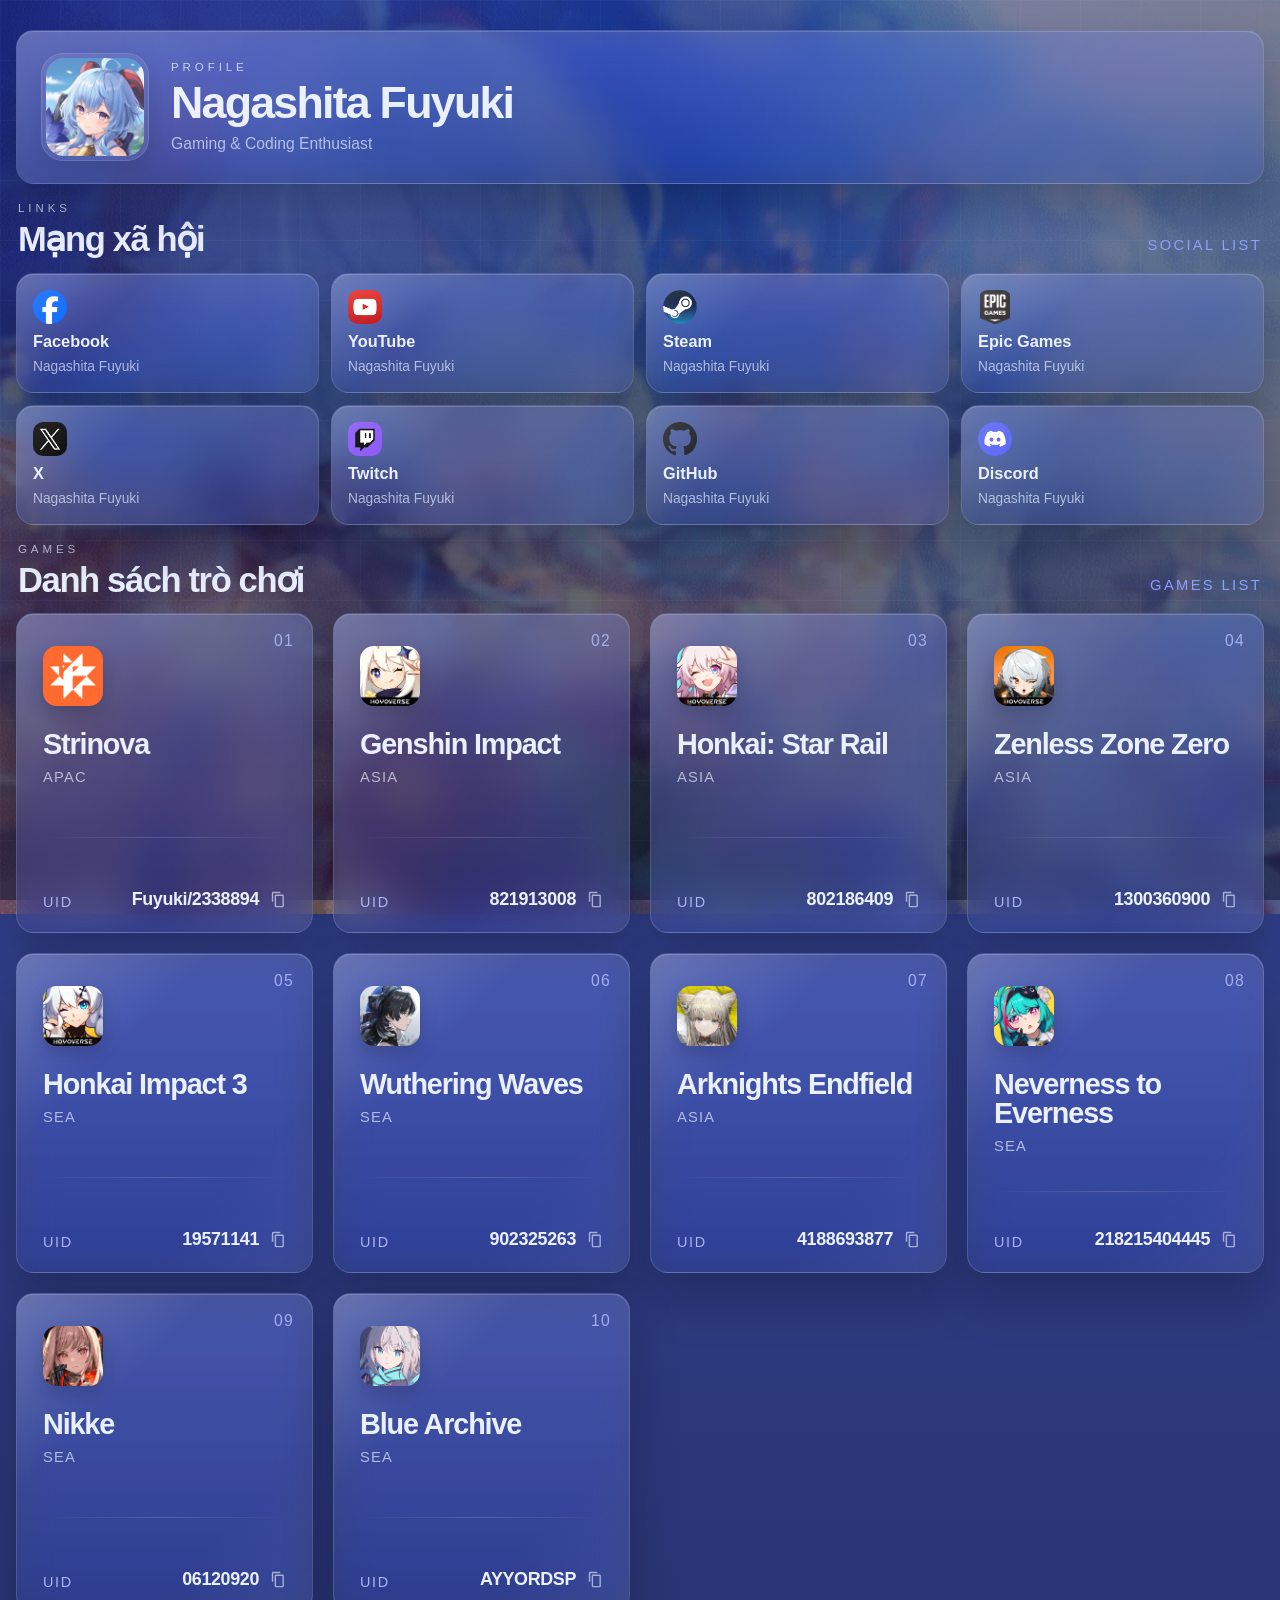
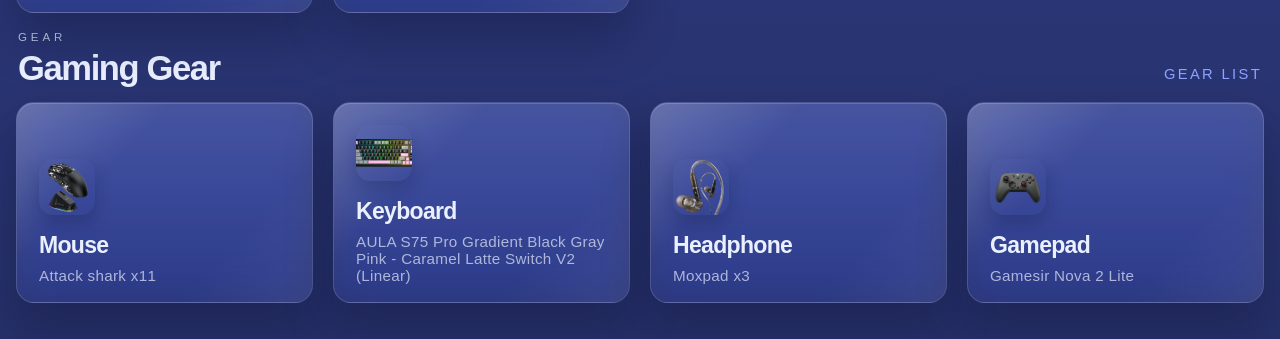
<file: index.html>
<!doctype html>
<html lang="vi">
<head>
  <meta charset="utf-8" />
  <meta name="viewport" content="width=device-width,initial-scale=1" />
  <title>Nagashita Fuyuki</title>
  <link rel="stylesheet" href="style.css" />
</head>
<body>
  <div class="page-shell">
    <div class="bg-image"></div>
    <div class="bg-overlay"></div>
    <div class="bg-grid"></div>

    <main class="content">
      <section class="profile-hero glass-panel">
        <div class="profile-main">
          <div class="avatar-frame">
            <img src="assets/avatar.png" alt="Avatar" class="avatar-img" />
          </div>

          <div class="profile-copy">
            <p class="eyebrow">PROFILE</p>
            <h1>Nagashita Fuyuki</h1>
            <p class="bio">Gaming &amp; Coding Enthusiast</p>
          </div>
        </div>
      </section>

      <section class="section-block">
        <div class="section-heading">
          <div>
            <p class="eyebrow">LINKS</p>
            <h2>Mạng xã hội</h2>
          </div>
          <span class="section-tag">SOCIAL LIST</span>
        </div>

        <div class="social-grid" id="social-grid" aria-live="polite"></div>
      </section>

      <section class="section-block">
        <div class="section-heading">
          <div>
            <p class="eyebrow">GAMES</p>
            <h2>Danh sách trò chơi</h2>
          </div>
          <span class="section-tag">GAMES LIST</span>
        </div>

        <div class="games-grid" id="games-grid" aria-live="polite"></div>
      </section>

      <section class="section-block">
        <div class="section-heading">
          <div>
            <p class="eyebrow">GEAR</p>
            <h2>Gaming Gear</h2>
          </div>
          <span class="section-tag">GEAR LIST</span>
        </div>

        <div class="gear-grid" id="gear-grid" aria-live="polite"></div>
      </section>
    </main>
  </div>

  <template id="game-card-template">
    <article class="game-card glass-panel">
      <div class="card-index"></div>
      <div class="card-head">
        <img class="game-icon" alt="" />
        <div class="game-copy">
          <h3 class="game-title"></h3>
          <p class="game-server"></p>
        </div>
      </div>
      <div class="card-divider"></div>
      <div class="card-foot">
        <span class="card-label">UID</span>
        <button class="uid-copy" type="button" title="Copy UID">
          <span class="uid-value"></span>
          <svg class="copy-icon" viewBox="0 0 24 24" aria-hidden="true">
            <path d="M16 1H6a2 2 0 0 0-2 2v12h2V3h10V1Zm3 4H10a2 2 0 0 0-2 2v14a2 2 0 0 0 2 2h9a2 2 0 0 0 2-2V7a2 2 0 0 0-2-2Zm0 16H10V7h9v14Z" />
          </svg>
        </button>
      </div>
    </article>
  </template>

  <template id="social-card-template">
    <a class="social-card glass-panel" target="_blank" rel="noreferrer">
      <img class="social-icon" alt="" />
      <span class="social-name"></span>
      <small class="social-handle"></small>
    </a>
  </template>

  <template id="gear-card-template">
    <article class="gear-card glass-panel">
      <div class="gear-head">
        <img class="gear-icon" alt="" />
        <div class="gear-copy">
          <h3 class="gear-title"></h3>
          <p class="gear-value"></p>
        </div>
      </div>
    </article>
  </template>

  <div class="toast" id="toast" role="status" aria-live="polite"></div>

  <script src="script.js" defer></script>
</body>
</html>
</file>
<file: style.css>
:root {
  --bg-0: #31408a;
  --bg-1: #3b4a9b;
  --bg-2: #26306a;
  --glass: rgba(70, 85, 165, 0.28);
  --glass-strong: rgba(58, 73, 146, 0.52);
  --line: rgba(255, 255, 255, 0.14);
  --line-strong: rgba(255, 255, 255, 0.22);
  --text: #eaf0ff;
  --muted: rgba(234, 240, 255, 0.68);
  --accent: #8ea2ff;
  --shadow: rgba(8, 10, 30, 0.28);
  font-family: "Segoe UI Variable", "Segoe UI", "Trebuchet MS", sans-serif;
}

* {
  box-sizing: border-box;
}

html,
body {
  min-height: 100%;
}

body {
  margin: 0;
  color: var(--text);
  overflow-x: hidden;
  background: linear-gradient(180deg, var(--bg-1) 0%, var(--bg-0) 45%, var(--bg-2) 100%);
}

button,
a {
  font: inherit;
}

a {
  color: inherit;
  text-decoration: none;
}

.page-shell {
  position: relative;
  min-height: 100vh;
  overflow: hidden;
}

.bg-image,
.bg-overlay,
.bg-grid {
  position: fixed;
  inset: 0;
  pointer-events: none;
}

.bg-image {
  background: url("assets/background.gif") center center / cover no-repeat fixed;
  transform: scale(1.03);
  filter: brightness(0.72) saturate(1.05);
  opacity: 0.9;
}

.bg-overlay {
  background:
    radial-gradient(circle at 20% 15%, rgba(180, 190, 255, 0.22), transparent 28%),
    radial-gradient(circle at 78% 20%, rgba(120, 136, 255, 0.16), transparent 26%),
    linear-gradient(180deg, rgba(31, 37, 88, 0.35), rgba(18, 23, 58, 0.55));
}

.bg-grid {
  background-image:
    linear-gradient(rgba(255, 255, 255, 0.06) 1px, transparent 1px),
    linear-gradient(90deg, rgba(255, 255, 255, 0.06) 1px, transparent 1px);
  background-size: 60px 60px;
  opacity: 0.45;
  mix-blend-mode: screen;
}

.content {
  position: relative;
  z-index: 1;
  width: min(1600px, calc(100vw - 32px));
  margin: 0 auto;
  padding: 30px 0 36px;
}

.glass-panel {
  position: relative;
  overflow: hidden;
  border: 1px solid var(--line);
  border-radius: 18px;
  background:
    linear-gradient(180deg, rgba(255, 255, 255, 0.1), rgba(255, 255, 255, 0.03)),
    linear-gradient(180deg, rgba(70, 85, 165, 0.42), rgba(44, 57, 126, 0.42));
  box-shadow:
    inset 0 1px 0 rgba(255, 255, 255, 0.16),
    0 24px 48px var(--shadow);
  backdrop-filter: blur(18px) saturate(155%);
  -webkit-backdrop-filter: blur(18px) saturate(155%);
}

.glass-panel::before {
  content: "";
  position: absolute;
  inset: 0;
  background: linear-gradient(135deg, rgba(255, 255, 255, 0.18), transparent 32%, transparent 72%, rgba(255, 255, 255, 0.06));
  pointer-events: none;
}

.profile-hero {
  padding: 22px 24px;
  margin-bottom: 18px;
}

.profile-main {
  display: flex;
  align-items: center;
  gap: 22px;
}

.avatar-frame {
  flex: none;
  width: 108px;
  height: 108px;
  border-radius: 22px;
  padding: 4px;
  background: rgba(255, 255, 255, 0.08);
  border: 1px solid rgba(255, 255, 255, 0.12);
  box-shadow: 0 10px 24px rgba(0, 0, 0, 0.18);
}

.avatar-img {
  display: block;
  width: 100%;
  height: 100%;
  border-radius: 18px;
  object-fit: cover;
}

.profile-copy h1,
.section-heading h2 {
  margin: 0;
  letter-spacing: -0.04em;
}

.profile-copy h1 {
  font-size: clamp(2.1rem, 3.5vw, 4rem);
  line-height: 0.98;
}

.bio {
  margin: 10px 0 0;
  color: var(--muted);
  font-size: 0.98rem;
}

.eyebrow {
  margin: 0 0 8px;
  color: rgba(234, 240, 255, 0.78);
  font-size: 0.72rem;
  letter-spacing: 0.34em;
  text-transform: uppercase;
}

.section-block {
  margin-top: 18px;
}

.section-heading {
  display: flex;
  align-items: end;
  justify-content: space-between;
  gap: 16px;
  margin-bottom: 16px;
  padding: 0 2px;
}

.section-heading h2 {
  font-size: clamp(1.8rem, 2.7vw, 3rem);
  line-height: 1;
}

.section-tag {
  padding-bottom: 4px;
  color: var(--accent);
  font-size: 0.92rem;
  letter-spacing: 0.16em;
  text-transform: uppercase;
  white-space: nowrap;
}

.social-grid {
  display: grid;
  grid-template-columns: repeat(4, minmax(0, 1fr));
  gap: 12px;
}

.social-card {
  display: flex;
  flex-direction: column;
  gap: 8px;
  min-height: 120px;
  padding: 16px 16px 14px;
  transition: transform 180ms ease, border-color 180ms ease, box-shadow 180ms ease;
}

.social-card:hover {
  transform: translateY(-3px);
  border-color: var(--line-strong);
  box-shadow:
    inset 0 1px 0 rgba(255, 255, 255, 0.18),
    0 28px 50px rgba(8, 11, 29, 0.38);
}

.social-card img {
  width: 34px;
  height: 34px;
  object-fit: contain;
  border-radius: 10px;
}

.social-card span {
  font-size: 1.02rem;
  font-weight: 700;
}

.social-card small {
  color: var(--muted);
  font-size: 0.86rem;
}

.games-grid,
.gear-grid {
  display: grid;
  grid-template-columns: repeat(4, minmax(0, 1fr));
  gap: 20px;
}

.game-card {
  min-height: 320px;
  padding: 30px 26px 22px;
  display: flex;
  flex-direction: column;
  justify-content: space-between;
  transition: transform 180ms ease, border-color 180ms ease, box-shadow 180ms ease;
}

.game-card:hover {
  transform: translateY(-4px);
  border-color: var(--line-strong);
}

.gear-card {
  min-height: 180px;
  padding: 22px 22px 18px;
  display: flex;
  align-items: flex-end;
}

.gear-head {
  position: relative;
  display: flex;
  flex-direction: column;
  gap: 18px;
  width: 100%;
}

.gear-icon {
  width: 56px;
  height: 56px;
  border-radius: 14px;
  object-fit: cover;
  box-shadow: 0 8px 18px rgba(10, 16, 40, 0.22);
}

.gear-title {
  margin: 0;
  font-size: clamp(1.35rem, 1.8vw, 1.8rem);
  line-height: 1.05;
  letter-spacing: -0.03em;
}

.gear-value {
  margin: 10px 0 0;
  color: var(--muted);
  font-size: 0.95rem;
  letter-spacing: 0.02em;
}

.card-index {
  position: absolute;
  top: 18px;
  right: 18px;
  font-size: 0.98rem;
  color: rgba(181, 191, 255, 0.84);
  letter-spacing: 0.08em;
}

.card-head {
  position: relative;
  display: flex;
  flex-direction: column;
  gap: 24px;
  padding-top: 2px;
}

.game-icon {
  width: 60px;
  height: 60px;
  border-radius: 14px;
  object-fit: cover;
  box-shadow: 0 8px 18px rgba(10, 16, 40, 0.22);
}

.game-title {
  margin: 0;
  font-size: clamp(1.8rem, 2.2vw, 2.3rem);
  line-height: 1;
  letter-spacing: -0.04em;
}

.game-server {
  margin: 10px 0 0;
  color: var(--muted);
  font-size: 0.92rem;
  letter-spacing: 0.08em;
  text-transform: uppercase;
}

.card-divider {
  width: 100%;
  height: 1px;
  background: linear-gradient(90deg, transparent, rgba(255, 255, 255, 0.18), transparent);
  opacity: 0.9;
}

.card-foot {
  position: relative;
  display: flex;
  align-items: end;
  justify-content: space-between;
  gap: 16px;
}

.card-label {
  color: rgba(184, 191, 255, 0.9);
  font-size: 0.9rem;
  letter-spacing: 0.12em;
  text-transform: uppercase;
}

.uid-copy {
  display: inline-flex;
  align-items: center;
  gap: 10px;
  border: 0;
  padding: 0;
  background: transparent;
  color: var(--text);
  cursor: pointer;
  text-align: right;
}

.uid-value {
  font-size: clamp(1rem, 1.4vw, 1.4rem);
  font-weight: 700;
  letter-spacing: -0.02em;
}

.copy-icon {
  width: 17px;
  height: 17px;
  fill: currentColor;
  opacity: 0.62;
  flex: none;
}

.uid-copy:hover .copy-icon {
  opacity: 1;
}

.toast {
  position: fixed;
  left: 50%;
  bottom: 24px;
  transform: translateX(-50%) translateY(12px);
  opacity: 0;
  pointer-events: none;
  padding: 10px 14px;
  border-radius: 999px;
  background: rgba(14, 19, 44, 0.78);
  border: 1px solid rgba(255, 255, 255, 0.14);
  color: var(--text);
  box-shadow: 0 18px 36px rgba(6, 10, 25, 0.35);
  transition: opacity 180ms ease, transform 180ms ease;
  z-index: 10;
}

.toast.show {
  opacity: 1;
  transform: translateX(-50%) translateY(0);
}

@media (max-width: 1240px) {
  .social-grid,
  .games-grid {
    grid-template-columns: repeat(2, minmax(0, 1fr));
  }
}

@media (max-width: 760px) {
  .content {
    width: min(100vw - 20px, 100%);
    padding: 16px 0 24px;
  }

  .profile-hero,
  .social-card,
  .game-card {
    border-radius: 16px;
  }

  .profile-main {
    align-items: flex-start;
    gap: 16px;
  }

  .avatar-frame {
    width: 84px;
    height: 84px;
  }

  .section-heading {
    flex-direction: column;
    align-items: flex-start;
    margin-bottom: 12px;
  }

.social-grid,
.games-grid,
.gear-grid {
    grid-template-columns: 1fr;
    gap: 12px;
  }

  .social-card {
    min-height: 96px;
  }

  .game-card {
    min-height: 250px;
    padding: 24px 20px 18px;
  }

  .gear-card {
    min-height: 150px;
    padding: 20px 18px 16px;
  }

  .game-icon {
    width: 54px;
    height: 54px;
  }

  .gear-icon {
    width: 48px;
    height: 48px;
  }

  .uid-value {
    font-size: 1rem;
    word-break: break-word;
  }
}
</file>
